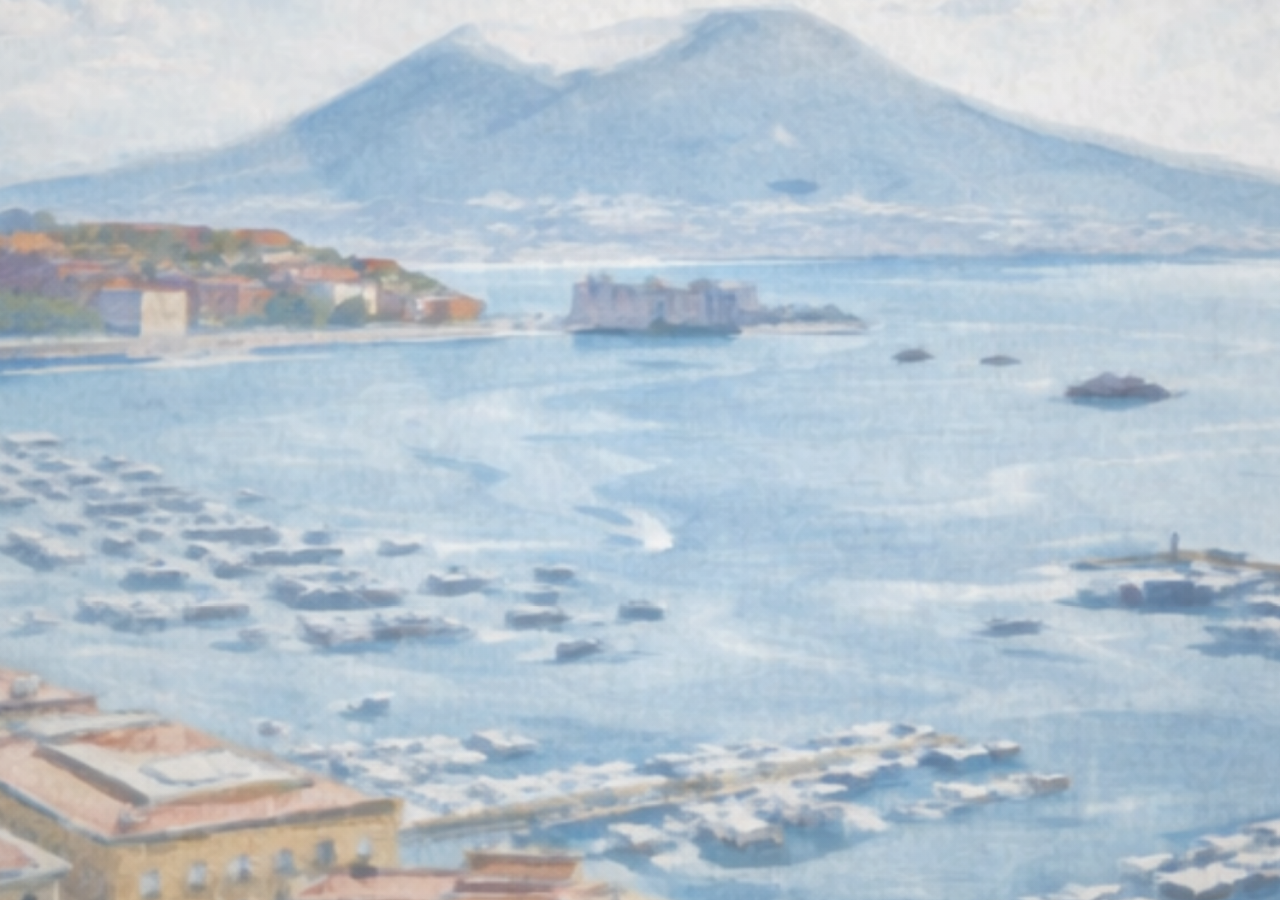
<file: index.html>
<!doctype html>
<html lang="it">
<head>
  <meta charset="utf-8" />
  <meta name="viewport" content="width=device-width, initial-scale=1" />
  <title>Maria Giovanna & Vincenzo</title>
  <link rel="stylesheet" href="styles.css" />
</head>
<body>

  <!-- COVER -->
  <section class="page active" id="cover">
    <div class="page-inner nav-tap">
      <img src="Cover.png" class="cover-image" alt="Copertina Napoli" />
      <button class="seal-hit" type="button" onclick="goNext()" aria-label="Apri invito"></button>
    </div>
  </section>

  <!-- PAGINA 1: NOMI + DATA -->
  <section class="page" id="page1">
    <div class="page-inner nav-tap">
      <img src="p1.png" class="page-bg" alt="Nomi e data">
    </div>
  </section>

  <!-- PAGINA 2: CERIMONIA -->
  <section class="page" id="page2">
    <div class="page-inner nav-tap">
      <img src="p2.png" class="page-bg" alt="Cerimonia">
      <a class="hotspot hs-church"
         href="https://maps.app.goo.gl/AxMDmZrY5AV3fbye6"
         target="_blank" rel="noopener"
         aria-label="Apri mappa chiesa"></a>
    </div>
  </section>

  <!-- PAGINA 3: RICEVIMENTO -->
  <section class="page" id="page3">
    <div class="page-inner nav-tap">
      <img src="p3.png" class="page-bg" alt="Ricevimento">
      <a class="hotspot hs-restaurant"
         href="https://maps.app.goo.gl/tg9SrnP2t5sffd3w5"
         target="_blank" rel="noopener"
         aria-label="Apri mappa ristorante"></a>
    </div>
  </section>

  <!-- PAGINA 4: FESTEGGERAI CON NOI -->
<section class="page" id="page4">
  <div class="page-inner nav-tap">
    <img src="p4.png" class="page-bg" alt="Conferma presenza">

    <a class="hotspot hs-yes" href="https://forms.gle/D76T7ZXX16hAdkPu5"
       target="_blank" rel="noopener"></a>

    <a class="hotspot hs-no"
       href="https://wa.me/393496701639?text=Con%20dispiacere%20non%20potr%C3%B2%20esserci%20al%20matrimonio.%20Nome%20e%20cognome%3A%20"
       target="_blank" rel="noopener"></a>
  </div>
</section>

  <!-- PAGINA 5: REGALO -->
  <section class="page" id="page5">
    <div class="page-inner nav-tap">
      <img src="p5.png" class="page-bg" alt="Regalo e ringraziamento">

      <a class="hotspot hs-gift"
         href="https://forms.gle/XPpDQJ7Za4FyLnaz9"
         target="_blank" rel="noopener"
         aria-label="Regalo agli sposi"></a>
    </div>
  </section>

  <script src="script.js"></script>
</body>
</html>
</file>
<file: styles.css>
styles.css
/* ===== RESET / MOBILE FIX ===== */
*{ box-sizing:border-box; }
html, body{
  margin:0;
  padding:0;
  width:100%;
  height:100%;
  overflow:hidden;
}

body{
  background:#f7f5f0;
  font-family: system-ui, -apple-system, Segoe UI, Roboto, Arial, sans-serif;
  overscroll-behavior:none;
  touch-action:manipulation;
}

/* ===== PAGINE ===== */
.page{
  position:fixed;
  inset:0;
  width:100vw;
  height:100dvh;
  display:none;
  background:#f7f5f0;
  opacity:0;
  transform:scale(1.02);
  transition:
    transition: opacity 0.65s ease, transform 0.65s ease;
}

.page.active{
  display:block;
  opacity:1;
  transform:scale(1);
}

.page-inner{
  position:relative;
  width:100%;
  height:100%;
  overflow:hidden;
}

/* ===== IMMAGINI ===== */
.page-bg,
.cover-image{
  position:absolute;
  inset:0;
  width:100%;
  height:100%;
  object-fit:cover;
  object-position:center;
  display:block;
  pointer-events:none;
  will-change: transform;
  transition: transform 1.1s ease;
}

/* quando la pagina è attiva, micro movimento elegante */
.page.active .page-bg,
.page.active .cover-image{
  transform: scale(1.015);
}

/* ===== COVER ===== */
#cover .seal-hit{
  position:absolute;
  left:50%;
  top:84.5%;
  transform:translate(-50%,-50%);
  width:118px;
  height:118px;
  border-radius:50%;
  border:none;
  background:transparent;
  cursor:pointer;
  z-index:50;
  transition: transform 0.25s ease, filter 0.25s ease;
  filter: drop-shadow(0 0 10px rgba(255,255,255,.35));
  
}

#cover .seal-hit:hover,
#cover .seal-hit:active{
  transform: translate(-50%, -50%) scale(1.06);
  filter: drop-shadow(0 0 10px rgba(255,255,255,.35));
}

@keyframes sealPulse{
  0%, 100% { transform: translate(-50%, -50%) scale(1); }
  50% { transform: translate(-50%, -50%) scale(1.03); }
}

.page::after{
  content: "";
  position: absolute;
  inset: 0;
  pointer-events: none;
  background: radial-gradient(circle at center, rgba(255,255,255,0.05), rgba(0,0,0,0.06));
  z-index: 5;
}

/* ===== HOTSPOT LINK ===== */
.hotspot{
  position:absolute;
  z-index:40;
  display:block;
  background:transparent;
  cursor:pointer;
  -webkit-tap-highlight-color:transparent;
}

/* DEBUG hotspot */
/* .hotspot{ outline:2px solid rgba(255,0,0,.45); background:rgba(255,0,0,.12); } */

/* ===== POSIZIONI HOTSPOT ===== */

/* Page2: pin chiesa */
#page2 .hs-church{
  left: 50%;
  top: 80%;
  width: 78px;
  height: 78px;
  transform: translate(-50%, -50%);
  border-radius: 999px;
}

/* Page3: pin ristorante */
#page3 .hs-restaurant{
  left: 50%;
  top: 80%;
  width: 78px;
  height: 78px;
  transform: translate(-50%, -50%);
  border-radius: 999px;
}

/* Page4: RSVP */
#page4 .hs-yes{
  left: 25%;
  top: 50%;
  width: 105px;
  height: 46px;
  transform: translate(-50%, -50%);
  border-radius: 24px;
}

#page4 .hs-no{
  left: 76%;
  top: 50%;
  width: 105px;
  height: 46px;
  transform: translate(-50%, -50%);
  border-radius: 24px;
}

/* Page5: regalo */
#page5 .hs-gift{
  left: 50%;
  top: 60%;
  width: 112px;
  height: 112px;
  transform: translate(-50%, -50%);
  border-radius: 22px;
}


/* ===== EFFETTO VIGNETTA E LUCE ===== */
.page::after{
  content:"";
  position:absolute;
  inset:0;
  pointer-events:none;
  background:
    radial-gradient(circle at center, rgba(255,255,255,0.04), rgba(0,0,0,0.10));
  z-index:5;
}

/* ===== TRANSIZIONE PIÙ “PREMIUM” ===== */
.page.fade-out{
  opacity:0;
  transform:scale(1.03);
}

/* ===== MOBILE EXTRA ===== */
@media (max-width: 768px){
  #cover .seal-hit{
    width:108px;
    height:108px;
    top:84%;
  }

  #page5 .hs-gift{
    top:58%;
  }

  .hotspot{
  position:absolute;
  z-index:40;
  display:block;
  background:transparent;
  cursor:pointer;
}
</file>
